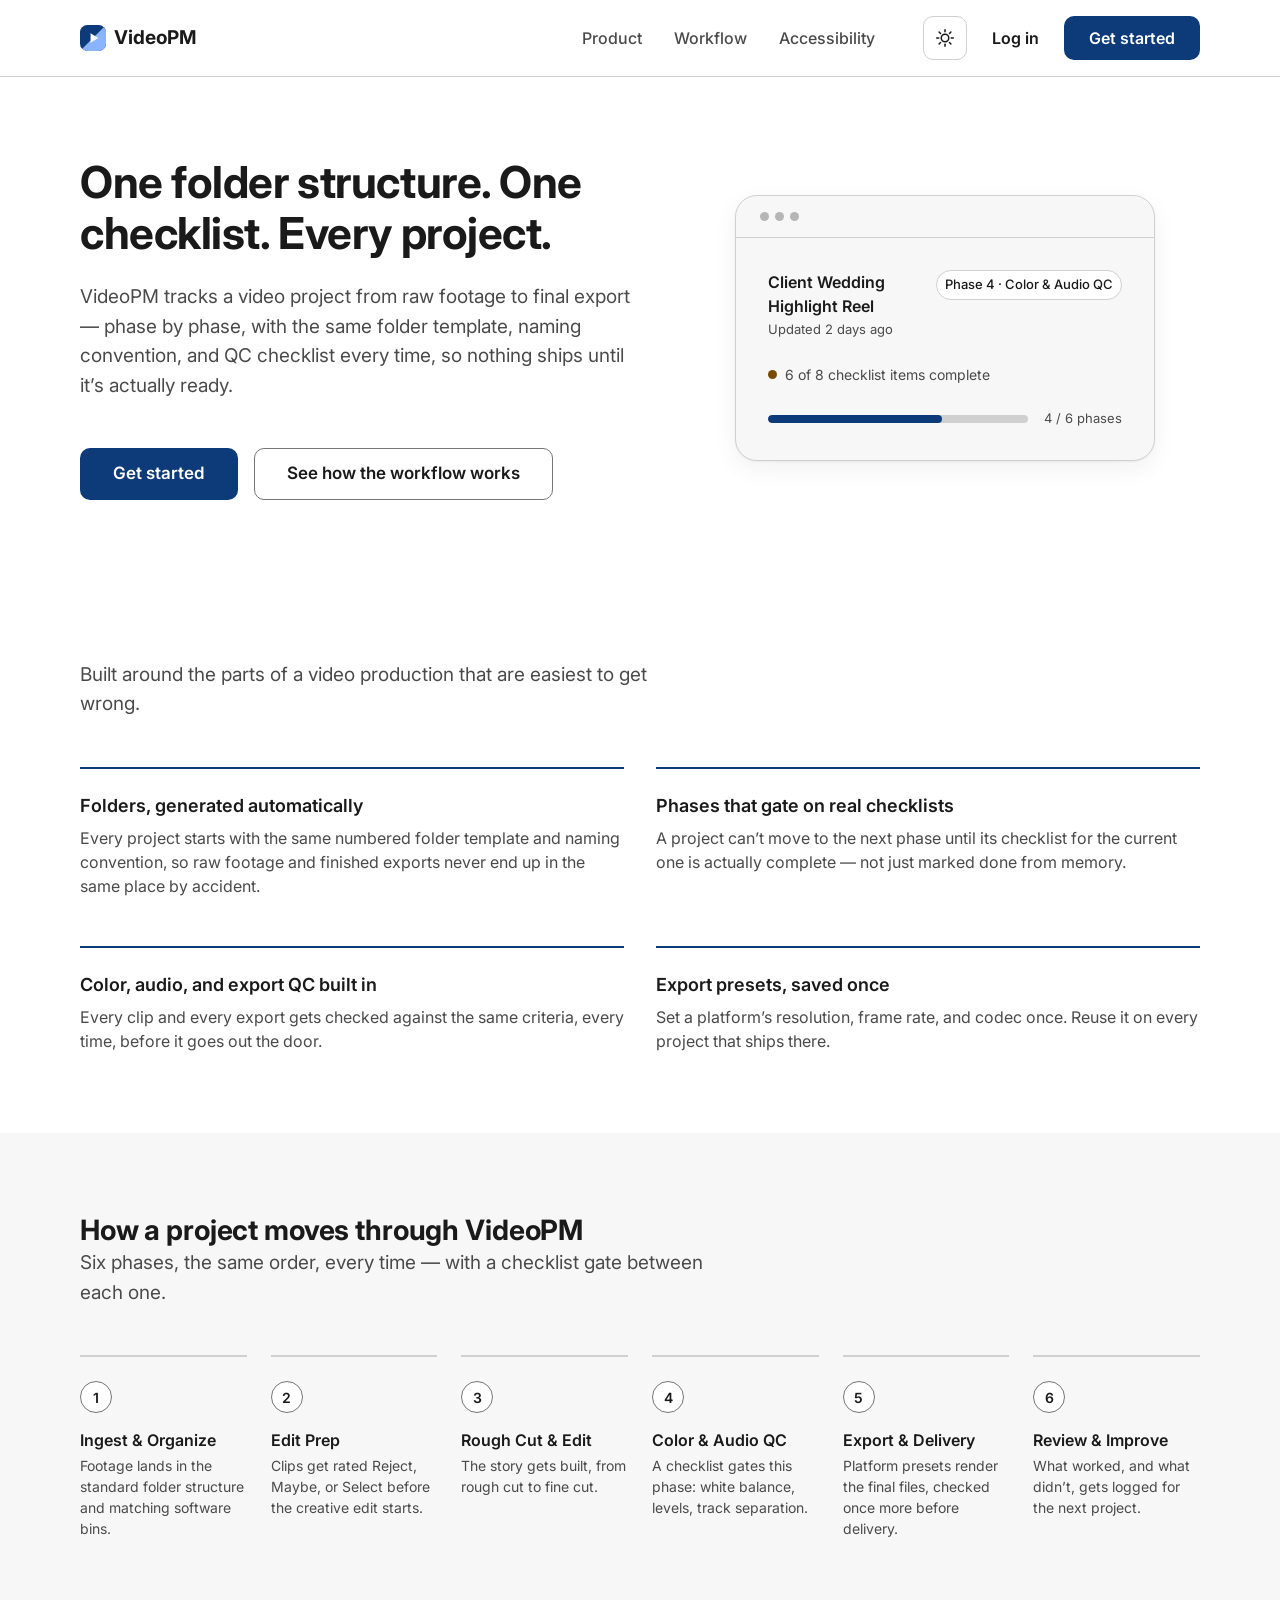
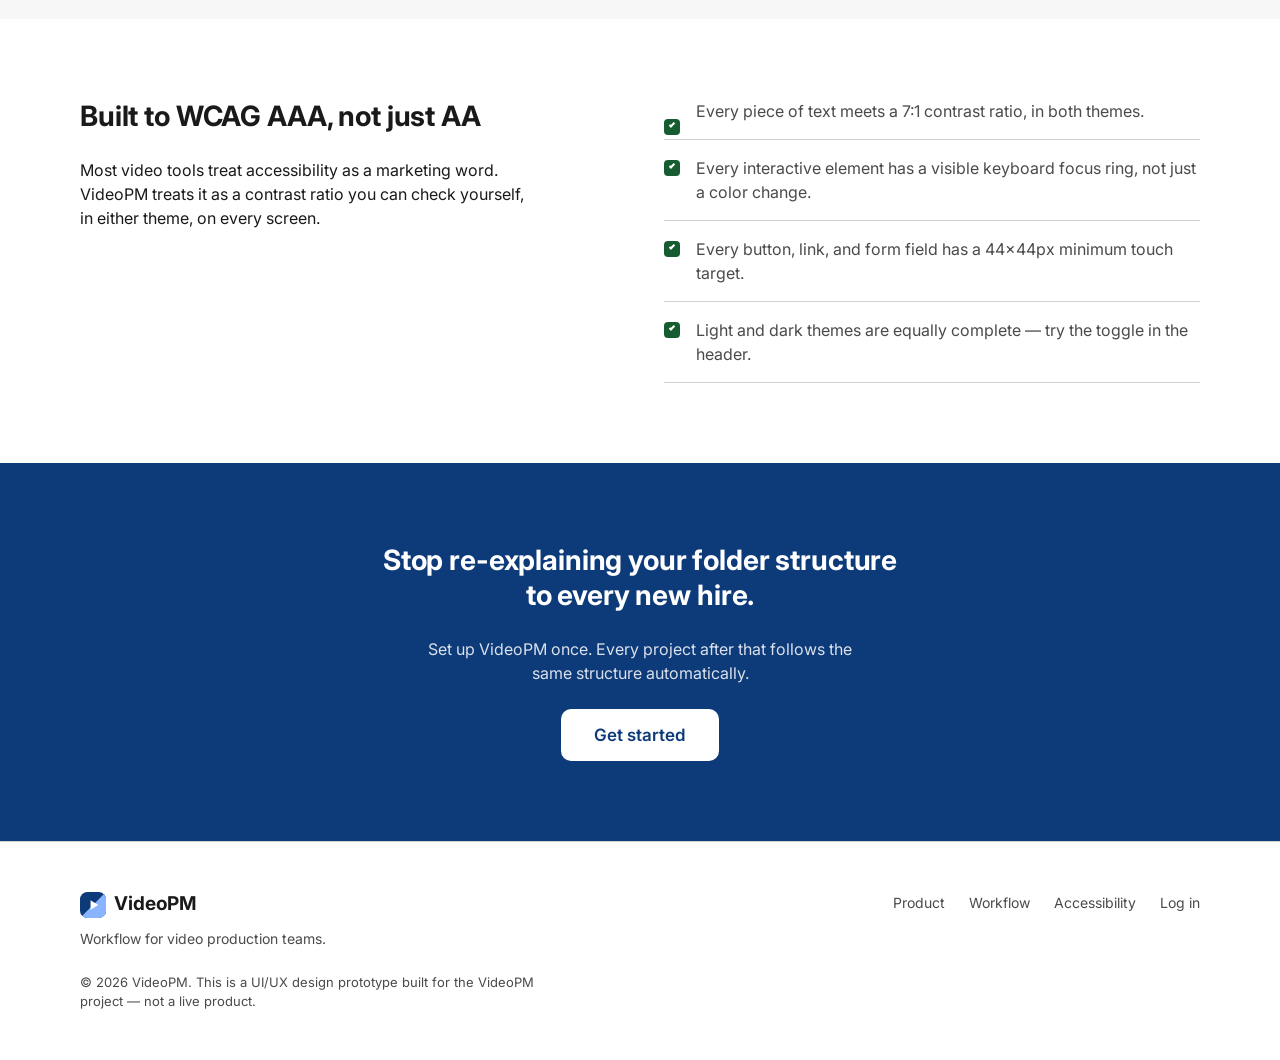
<file: UI-UX Design/Landing Page/index.html>
<!DOCTYPE html>
<html lang="en">
<head>
  <meta charset="UTF-8" />
  <meta name="viewport" content="width=device-width, initial-scale=1.0" />
  <title>VideoPM — One workflow for every video project</title>
  <meta name="description" content="VideoPM tracks a video project from raw footage to final export, with the same folder structure, phase checklists, and export presets every time." />
  <link rel="preconnect" href="https://fonts.googleapis.com" />
  <link rel="preconnect" href="https://fonts.gstatic.com" crossorigin />
  <link href="https://fonts.googleapis.com/css2?family=Inter:wght@400;500;600;700&display=swap" rel="stylesheet" />
  <link rel="icon" type="image/svg+xml" href="../assets/icon.svg" />
  <link rel="stylesheet" href="styles.css" />
</head>
<body>
  <a class="skip-link" href="#main">Skip to main content</a>

  <header class="site-header">
    <div class="header-inner">
      <a class="logo" href="#top">
        <img class="logo-mark" src="../assets/icon.svg" alt="" width="26" height="26" />
        VideoPM
      </a>

      <nav class="primary-nav" aria-label="Primary">
        <ul>
          <li><a href="#product">Product</a></li>
          <li><a href="#workflow">Workflow</a></li>
          <li><a href="#accessibility">Accessibility</a></li>
        </ul>
      </nav>

      <div class="header-actions">
        <button type="button" class="theme-toggle" id="themeToggle" aria-pressed="false">
          <svg class="icon icon-sun" viewBox="0 0 24 24" aria-hidden="true" focusable="false">
            <circle cx="12" cy="12" r="4.5" fill="none" stroke="currentColor" stroke-width="1.8"/>
            <g stroke="currentColor" stroke-width="1.8" stroke-linecap="round">
              <line x1="12" y1="2" x2="12" y2="4.5"/>
              <line x1="12" y1="19.5" x2="12" y2="22"/>
              <line x1="2" y1="12" x2="4.5" y2="12"/>
              <line x1="19.5" y1="12" x2="22" y2="12"/>
              <line x1="4.9" y1="4.9" x2="6.6" y2="6.6"/>
              <line x1="17.4" y1="17.4" x2="19.1" y2="19.1"/>
              <line x1="4.9" y1="19.1" x2="6.6" y2="17.4"/>
              <line x1="17.4" y1="6.6" x2="19.1" y2="4.9"/>
            </g>
          </svg>
          <svg class="icon icon-moon" viewBox="0 0 24 24" aria-hidden="true" focusable="false">
            <path d="M20 14.5A8.5 8.5 0 0 1 9.5 4a8.5 8.5 0 1 0 10.5 10.5Z" fill="none" stroke="currentColor" stroke-width="1.8" stroke-linejoin="round"/>
          </svg>
          <span class="visually-hidden">Switch to dark theme</span>
        </button>

        <a class="btn btn-text" href="../Login Page/index.html">Log in</a>
        <a class="btn btn-primary" href="../Registration Page/index.html">Get started</a>

        <button type="button" class="menu-toggle" id="menuToggle" aria-expanded="false" aria-controls="mobileNav">
          <span class="visually-hidden">Open menu</span>
          <span class="menu-bar" aria-hidden="true"></span>
        </button>
      </div>
    </div>

    <div class="mobile-nav" id="mobileNav" hidden>
      <ul>
        <li><a href="#product">Product</a></li>
        <li><a href="#workflow">Workflow</a></li>
        <li><a href="#accessibility">Accessibility</a></li>
        <li><a href="#login">Log in</a></li>
      </ul>
      <a class="btn btn-primary btn-block" href="../Registration Page/index.html">Get started</a>
    </div>
  </header>

  <main id="main">
    <!-- HERO -->
    <section class="hero" id="top">
      <div class="hero-inner">
        <div class="hero-text">
          <h1>One folder structure. One checklist. Every project.</h1>
          <p class="lead">
            VideoPM tracks a video project from raw footage to final export &mdash; phase by
            phase, with the same folder template, naming convention, and QC checklist every
            time, so nothing ships until it&rsquo;s actually ready.
          </p>
          <div class="hero-actions">
            <a class="btn btn-primary btn-large" href="#get-started">Get started</a>
            <a class="btn btn-secondary btn-large" href="#workflow">See how the workflow works</a>
          </div>
        </div>

        <div class="hero-visual" aria-hidden="true">
          <div class="preview-window">
            <div class="preview-chrome">
              <span></span><span></span><span></span>
            </div>
            <div class="preview-card">
              <div class="preview-card-top">
                <div>
                  <p class="preview-title">Client Wedding Highlight Reel</p>
                  <p class="preview-meta">Updated 2 days ago</p>
                </div>
                <span class="phase-badge">Phase 4 &middot; Color &amp; Audio QC</span>
              </div>
              <div class="preview-status">
                <span class="status-dot status-dot--warning"></span>
                6 of 8 checklist items complete
              </div>
              <div class="preview-progress">
                <div class="preview-progress-track">
                  <div class="preview-progress-fill" id="heroProgressFill"></div>
                </div>
                <span class="preview-progress-label">4 / 6 phases</span>
              </div>
            </div>
          </div>
        </div>
      </div>
    </section>

    <!-- PRODUCT / FEATURES -->
    <section class="features" id="product">
      <div class="section-inner">
        <p class="section-intro">
          Built around the parts of a video production that are easiest to get wrong.
        </p>

        <div class="feature-grid">
          <article class="feature">
            <h3>Folders, generated automatically</h3>
            <p>
              Every project starts with the same numbered folder template and naming
              convention, so raw footage and finished exports never end up in the same
              place by accident.
            </p>
          </article>

          <article class="feature">
            <h3>Phases that gate on real checklists</h3>
            <p>
              A project can&rsquo;t move to the next phase until its checklist for the
              current one is actually complete &mdash; not just marked done from memory.
            </p>
          </article>

          <article class="feature">
            <h3>Color, audio, and export QC built in</h3>
            <p>
              Every clip and every export gets checked against the same criteria, every
              time, before it goes out the door.
            </p>
          </article>

          <article class="feature">
            <h3>Export presets, saved once</h3>
            <p>
              Set a platform&rsquo;s resolution, frame rate, and codec once. Reuse it on
              every project that ships there.
            </p>
          </article>
        </div>
      </div>
    </section>

    <!-- WORKFLOW -->
    <section class="workflow" id="workflow">
      <div class="section-inner">
        <h2>How a project moves through VideoPM</h2>
        <p class="section-intro">
          Six phases, the same order, every time &mdash; with a checklist gate between
          each one.
        </p>

        <ol class="phase-stepper">
          <li>
            <span class="phase-number">1</span>
            <div>
              <h3>Ingest &amp; Organize</h3>
              <p>Footage lands in the standard folder structure and matching software bins.</p>
            </div>
          </li>
          <li>
            <span class="phase-number">2</span>
            <div>
              <h3>Edit Prep</h3>
              <p>Clips get rated Reject, Maybe, or Select before the creative edit starts.</p>
            </div>
          </li>
          <li>
            <span class="phase-number">3</span>
            <div>
              <h3>Rough Cut &amp; Edit</h3>
              <p>The story gets built, from rough cut to fine cut.</p>
            </div>
          </li>
          <li>
            <span class="phase-number">4</span>
            <div>
              <h3>Color &amp; Audio QC</h3>
              <p>A checklist gates this phase: white balance, levels, track separation.</p>
            </div>
          </li>
          <li>
            <span class="phase-number">5</span>
            <div>
              <h3>Export &amp; Delivery</h3>
              <p>Platform presets render the final files, checked once more before delivery.</p>
            </div>
          </li>
          <li>
            <span class="phase-number">6</span>
            <div>
              <h3>Review &amp; Improve</h3>
              <p>What worked, and what didn&rsquo;t, gets logged for the next project.</p>
            </div>
          </li>
        </ol>
      </div>
    </section>

    <!-- ACCESSIBILITY -->
    <section class="accessibility" id="accessibility">
      <div class="section-inner accessibility-inner">
        <div class="accessibility-copy">
          <h2>Built to WCAG AAA, not just AA</h2>
          <p>
            Most video tools treat accessibility as a marketing word. VideoPM treats it as
            a contrast ratio you can check yourself, in either theme, on every screen.
          </p>
        </div>

        <ul class="accessibility-list">
          <li>Every piece of text meets a 7:1 contrast ratio, in both themes.</li>
          <li>Every interactive element has a visible keyboard focus ring, not just a color change.</li>
          <li>Every button, link, and form field has a 44&times;44px minimum touch target.</li>
          <li>Light and dark themes are equally complete &mdash; try the toggle in the header.</li>
        </ul>
      </div>
    </section>

    <!-- FINAL CTA -->
    <section class="cta-band" id="get-started">
      <div class="section-inner cta-inner">
        <h2>Stop re-explaining your folder structure to every new hire.</h2>
        <p>Set up VideoPM once. Every project after that follows the same structure automatically.</p>
        <a class="btn btn-primary btn-large" href="../Registration Page/index.html">Get started</a>
      </div>
    </section>
  </main>

  <footer class="site-footer">
    <div class="section-inner footer-inner">
      <div>
        <a class="logo" href="#top">
          <img class="logo-mark" src="../assets/icon.svg" alt="" width="26" height="26" />
          VideoPM
        </a>
        <p class="footer-tagline">Workflow for video production teams.</p>
      </div>

      <nav aria-label="Footer">
        <ul class="footer-links">
          <li><a href="#product">Product</a></li>
          <li><a href="#workflow">Workflow</a></li>
          <li><a href="#accessibility">Accessibility</a></li>
          <li><a href="../Login Page/index.html" id="login">Log in</a></li>
        </ul>
      </nav>

      <p class="footer-note">
        &copy; 2026 VideoPM. This is a UI/UX design prototype built for the VideoPM
        project &mdash; not a live product.
      </p>
    </div>
  </footer>

  <script src="scripts.js"></script>
</body>
</html>
</file>
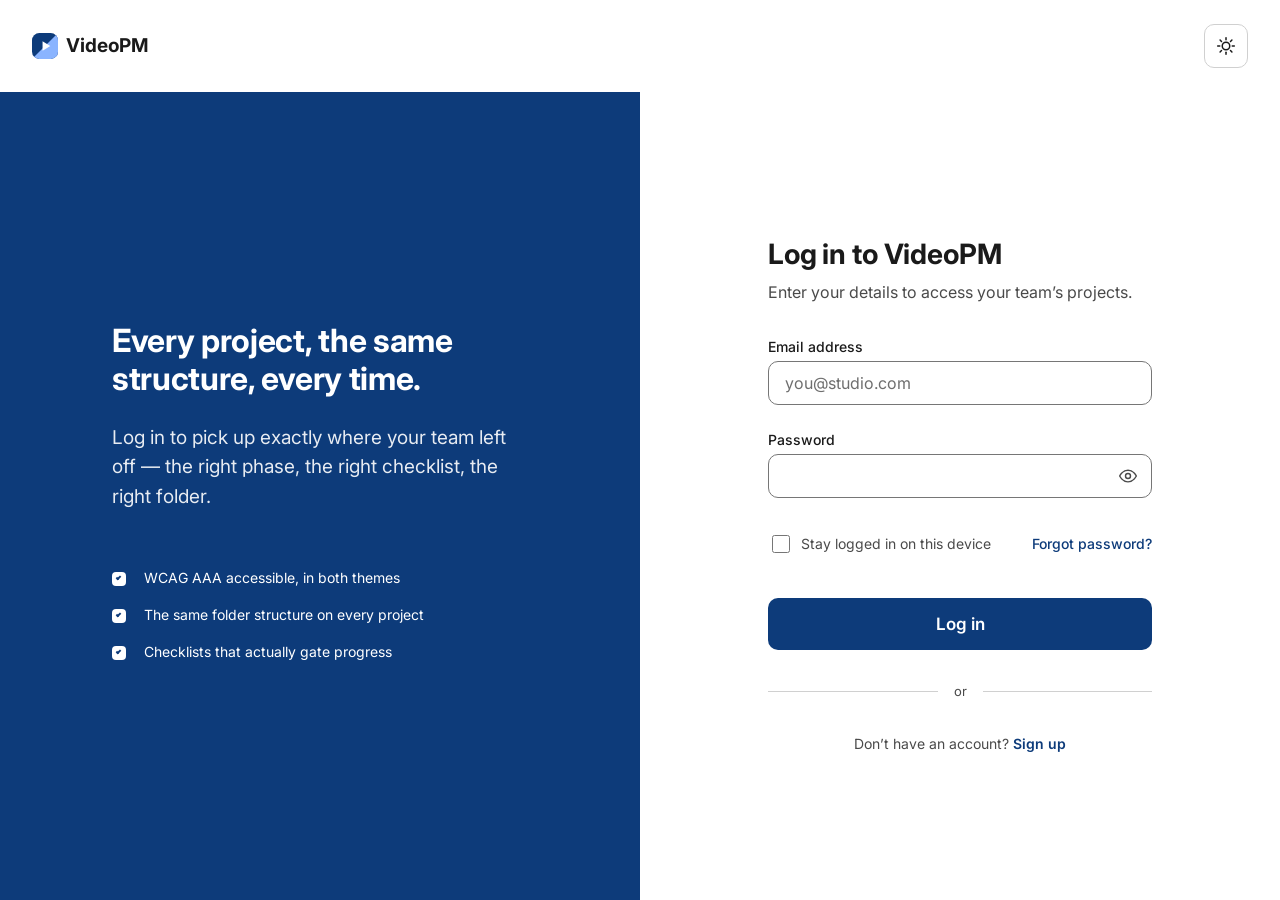
<file: UI-UX Design/Login Page/index.html>
<!DOCTYPE html>
<html lang="en">
<head>
  <meta charset="UTF-8" />
  <meta name="viewport" content="width=device-width, initial-scale=1.0" />
  <title>Log in — VideoPM</title>
  <meta name="description" content="Log in to VideoPM to access your team's video production projects, phases, and checklists." />
  <link rel="preconnect" href="https://fonts.googleapis.com" />
  <link rel="preconnect" href="https://fonts.gstatic.com" crossorigin />
  <link href="https://fonts.googleapis.com/css2?family=Inter:wght@400;500;600;700&display=swap" rel="stylesheet" />
  <link rel="icon" type="image/svg+xml" href="../assets/icon.svg" />
  <link rel="stylesheet" href="styles.css" />
</head>
<body>
  <a class="skip-link" href="#main">Skip to main content</a>

  <header class="auth-header">
    <a class="logo" href="../Landing Page/index.html">
      <img class="logo-mark" src="../assets/icon.svg" alt="" width="26" height="26" />
      VideoPM
    </a>

    <button type="button" class="theme-toggle" id="themeToggle" aria-pressed="false">
      <svg class="icon icon-sun" viewBox="0 0 24 24" aria-hidden="true" focusable="false">
        <circle cx="12" cy="12" r="4.5" fill="none" stroke="currentColor" stroke-width="1.8"/>
        <g stroke="currentColor" stroke-width="1.8" stroke-linecap="round">
          <line x1="12" y1="2" x2="12" y2="4.5"/>
          <line x1="12" y1="19.5" x2="12" y2="22"/>
          <line x1="2" y1="12" x2="4.5" y2="12"/>
          <line x1="19.5" y1="12" x2="22" y2="12"/>
          <line x1="4.9" y1="4.9" x2="6.6" y2="6.6"/>
          <line x1="17.4" y1="17.4" x2="19.1" y2="19.1"/>
          <line x1="4.9" y1="19.1" x2="6.6" y2="17.4"/>
          <line x1="17.4" y1="6.6" x2="19.1" y2="4.9"/>
        </g>
      </svg>
      <svg class="icon icon-moon" viewBox="0 0 24 24" aria-hidden="true" focusable="false">
        <path d="M20 14.5A8.5 8.5 0 0 1 9.5 4a8.5 8.5 0 1 0 10.5 10.5Z" fill="none" stroke="currentColor" stroke-width="1.8" stroke-linejoin="round"/>
      </svg>
      <span class="visually-hidden">Switch to dark theme</span>
    </button>
  </header>

  <main id="main" class="auth-layout">
    <section class="auth-brand">
      <div class="auth-brand-inner">
        <h1>Every project, the same structure, every time.</h1>
        <p>
          Log in to pick up exactly where your team left off &mdash; the right phase, the
          right checklist, the right folder.
        </p>
        <ul class="trust-list">
          <li>WCAG AAA accessible, in both themes</li>
          <li>The same folder structure on every project</li>
          <li>Checklists that actually gate progress</li>
        </ul>
      </div>
    </section>

    <section class="auth-form-panel">
      <div class="auth-form-wrap">
        <a class="logo logo-compact" href="../Landing Page/index.html">
          <img class="logo-mark" src="../assets/icon.svg" alt="" width="26" height="26" />
          VideoPM
        </a>

        <h2>Log in to VideoPM</h2>
        <p class="form-subtext">Enter your details to access your team&rsquo;s projects.</p>

        <output class="form-status" id="formStatus" aria-live="polite" hidden></output>

        <form id="loginForm" novalidate>
          <div class="field-group">
            <label for="email">Email address</label>
            <input
              type="email"
              id="email"
              name="email"
              autocomplete="email"
              placeholder="you@studio.com"
              required
              aria-describedby="emailError"
            />
            <p class="field-error" id="emailError" hidden></p>
          </div>

          <div class="field-group">
            <label for="password">Password</label>
            <div class="password-field">
              <input
                type="password"
                id="password"
                name="password"
                autocomplete="current-password"
                required
                aria-describedby="passwordError"
              />
              <button type="button" class="password-toggle" id="passwordToggle" aria-pressed="false">
                <svg class="icon icon-eye" viewBox="0 0 24 24" aria-hidden="true" focusable="false">
                  <path d="M2 12s3.6-7 10-7 10 7 10 7-3.6 7-10 7-10-7-10-7Z" fill="none" stroke="currentColor" stroke-width="1.7" stroke-linejoin="round"/>
                  <circle cx="12" cy="12" r="3" fill="none" stroke="currentColor" stroke-width="1.7"/>
                </svg>
                <svg class="icon icon-eye-off" viewBox="0 0 24 24" aria-hidden="true" focusable="false">
                  <path d="M2 12s3.6-7 10-7 10 7 10 7-3.6 7-10 7-10-7-10-7Z" fill="none" stroke="currentColor" stroke-width="1.7" stroke-linejoin="round"/>
                  <circle cx="12" cy="12" r="3" fill="none" stroke="currentColor" stroke-width="1.7"/>
                  <line x1="3" y1="21" x2="21" y2="3" stroke="currentColor" stroke-width="1.7" stroke-linecap="round"/>
                </svg>
                <span class="visually-hidden">Show password</span>
              </button>
            </div>
            <p class="field-error" id="passwordError" hidden></p>
          </div>

          <div class="field-row">
            <label class="checkbox-field">
              <input type="checkbox" id="remember" name="remember" />
              Stay logged in on this device
            </label>
            <a class="forgot-link" href="#">Forgot password?</a>
          </div>

          <button type="submit" class="btn btn-primary btn-block btn-large">Log in</button>
        </form>

        <div class="divider"><span>or</span></div>

        <p class="signup-line">
          Don&rsquo;t have an account?
          <a href="../Registration Page/index.html">Sign up</a>
        </p>
      </div>
    </section>
  </main>

  <script src="scripts.js"></script>
</body>
</html>
</file>
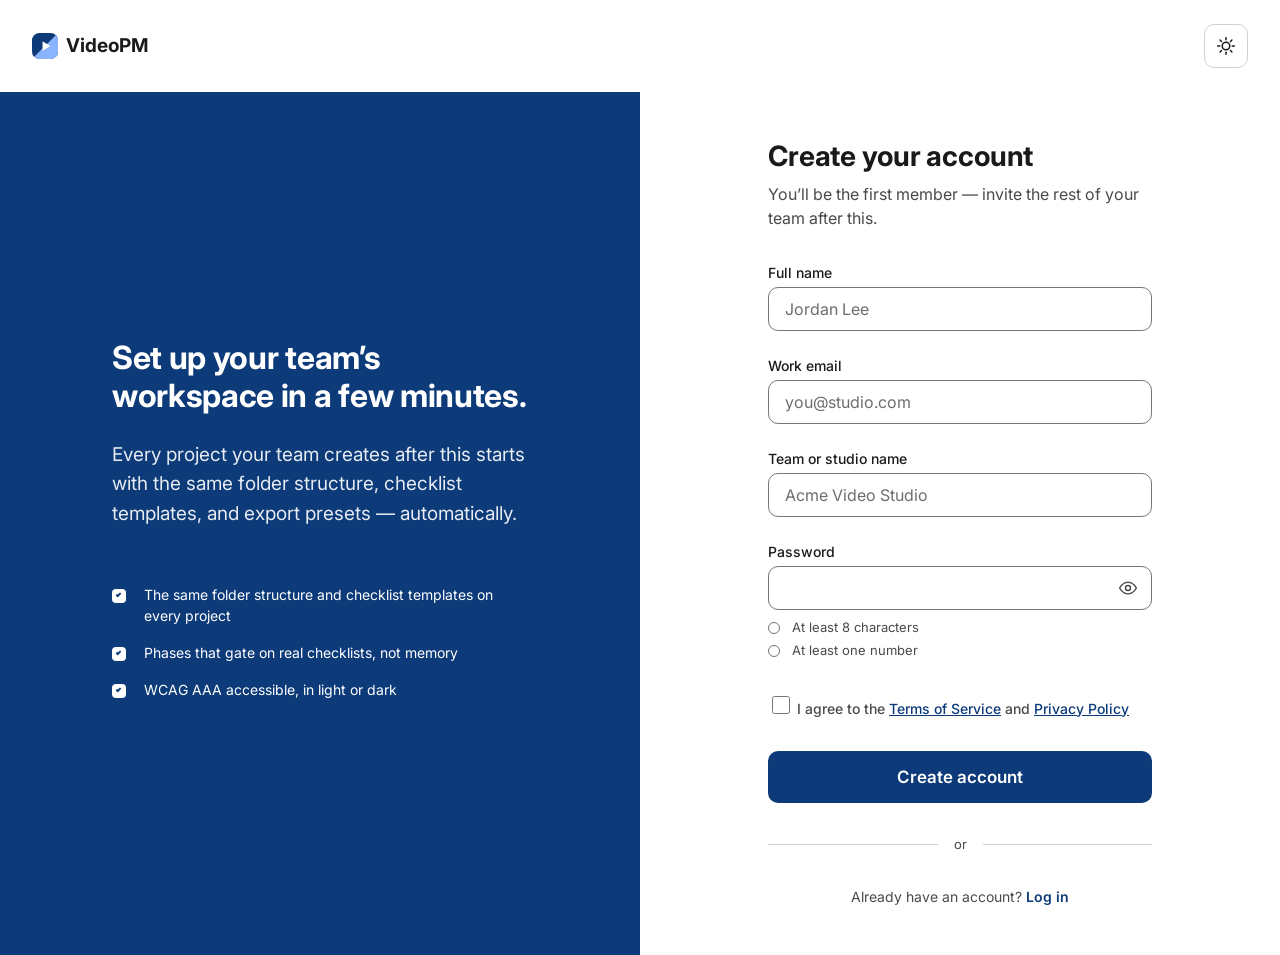
<file: UI-UX Design/Registration Page/index.html>
<!DOCTYPE html>
<html lang="en">
<head>
  <meta charset="UTF-8" />
  <meta name="viewport" content="width=device-width, initial-scale=1.0" />
  <title>Create your account — VideoPM</title>
  <meta name="description" content="Set up your team's VideoPM workspace — folder structure, phase checklists, and export presets, ready on every project." />
  <link rel="preconnect" href="https://fonts.googleapis.com" />
  <link rel="preconnect" href="https://fonts.gstatic.com" crossorigin />
  <link href="https://fonts.googleapis.com/css2?family=Inter:wght@400;500;600;700&display=swap" rel="stylesheet" />
  <link rel="icon" type="image/svg+xml" href="../assets/icon.svg" />
  <link rel="stylesheet" href="styles.css" />
</head>
<body>
  <a class="skip-link" href="#main">Skip to main content</a>

  <header class="auth-header">
    <a class="logo" href="../Landing Page/index.html">
      <img class="logo-mark" src="../assets/icon.svg" alt="" width="26" height="26" />
      VideoPM
    </a>

    <button type="button" class="theme-toggle" id="themeToggle" aria-pressed="false">
      <svg class="icon icon-sun" viewBox="0 0 24 24" aria-hidden="true" focusable="false">
        <circle cx="12" cy="12" r="4.5" fill="none" stroke="currentColor" stroke-width="1.8"/>
        <g stroke="currentColor" stroke-width="1.8" stroke-linecap="round">
          <line x1="12" y1="2" x2="12" y2="4.5"/>
          <line x1="12" y1="19.5" x2="12" y2="22"/>
          <line x1="2" y1="12" x2="4.5" y2="12"/>
          <line x1="19.5" y1="12" x2="22" y2="12"/>
          <line x1="4.9" y1="4.9" x2="6.6" y2="6.6"/>
          <line x1="17.4" y1="17.4" x2="19.1" y2="19.1"/>
          <line x1="4.9" y1="19.1" x2="6.6" y2="17.4"/>
          <line x1="17.4" y1="6.6" x2="19.1" y2="4.9"/>
        </g>
      </svg>
      <svg class="icon icon-moon" viewBox="0 0 24 24" aria-hidden="true" focusable="false">
        <path d="M20 14.5A8.5 8.5 0 0 1 9.5 4a8.5 8.5 0 1 0 10.5 10.5Z" fill="none" stroke="currentColor" stroke-width="1.8" stroke-linejoin="round"/>
      </svg>
      <span class="visually-hidden">Switch to dark theme</span>
    </button>
  </header>

  <main id="main" class="auth-layout">
    <section class="auth-brand">
      <div class="auth-brand-inner">
        <h1>Set up your team&rsquo;s workspace in a few minutes.</h1>
        <p>
          Every project your team creates after this starts with the same folder
          structure, checklist templates, and export presets &mdash; automatically.
        </p>
        <ul class="trust-list">
          <li>The same folder structure and checklist templates on every project</li>
          <li>Phases that gate on real checklists, not memory</li>
          <li>WCAG AAA accessible, in light or dark</li>
        </ul>
      </div>
    </section>

    <section class="auth-form-panel">
      <div class="auth-form-wrap">
        <a class="logo logo-compact" href="../Landing Page/index.html">
          <img class="logo-mark" src="../assets/icon.svg" alt="" width="26" height="26" />
          VideoPM
        </a>

        <h2>Create your account</h2>
        <p class="form-subtext">You&rsquo;ll be the first member &mdash; invite the rest of your team after this.</p>

        <output class="form-status" id="formStatus" aria-live="polite" hidden></output>

        <form id="registerForm" novalidate>
          <div class="field-group">
            <label for="fullName">Full name</label>
            <input
              type="text"
              id="fullName"
              name="fullName"
              autocomplete="name"
              placeholder="Jordan Lee"
              required
              aria-describedby="fullNameError"
            />
            <p class="field-error" id="fullNameError" hidden></p>
          </div>

          <div class="field-group">
            <label for="email">Work email</label>
            <input
              type="email"
              id="email"
              name="email"
              autocomplete="email"
              placeholder="you@studio.com"
              required
              aria-describedby="emailError"
            />
            <p class="field-error" id="emailError" hidden></p>
          </div>

          <div class="field-group">
            <label for="teamName">Team or studio name</label>
            <input
              type="text"
              id="teamName"
              name="teamName"
              autocomplete="organization"
              placeholder="Acme Video Studio"
              required
              aria-describedby="teamNameError"
            />
            <p class="field-error" id="teamNameError" hidden></p>
          </div>

          <div class="field-group">
            <label for="password">Password</label>
            <div class="password-field">
              <input
                type="password"
                id="password"
                name="password"
                autocomplete="new-password"
                required
                aria-describedby="passwordRequirements passwordError"
              />
              <button type="button" class="password-toggle" id="passwordToggle" aria-pressed="false">
                <svg class="icon icon-eye" viewBox="0 0 24 24" aria-hidden="true" focusable="false">
                  <path d="M2 12s3.6-7 10-7 10 7 10 7-3.6 7-10 7-10-7-10-7Z" fill="none" stroke="currentColor" stroke-width="1.7" stroke-linejoin="round"/>
                  <circle cx="12" cy="12" r="3" fill="none" stroke="currentColor" stroke-width="1.7"/>
                </svg>
                <svg class="icon icon-eye-off" viewBox="0 0 24 24" aria-hidden="true" focusable="false">
                  <path d="M2 12s3.6-7 10-7 10 7 10 7-3.6 7-10 7-10-7-10-7Z" fill="none" stroke="currentColor" stroke-width="1.7" stroke-linejoin="round"/>
                  <circle cx="12" cy="12" r="3" fill="none" stroke="currentColor" stroke-width="1.7"/>
                  <line x1="3" y1="21" x2="21" y2="3" stroke="currentColor" stroke-width="1.7" stroke-linecap="round"/>
                </svg>
                <span class="visually-hidden">Show password</span>
              </button>
            </div>
            <ul class="password-requirements" id="passwordRequirements">
              <li data-rule="length" data-met="false">
                <span class="visually-hidden">Not yet met: </span>At least 8 characters
              </li>
              <li data-rule="number" data-met="false">
                <span class="visually-hidden">Not yet met: </span>At least one number
              </li>
            </ul>
            <p class="field-error" id="passwordError" hidden></p>
          </div>

          <div class="field-group">
            <label class="checkbox-field checkbox-field--wrap">
              <input type="checkbox" id="terms" name="terms" required aria-describedby="termsError" />
              I agree to the <a href="#">Terms of Service</a> and <a href="#">Privacy Policy</a>
            </label>
            <p class="field-error" id="termsError" hidden></p>
          </div>

          <button type="submit" class="btn btn-primary btn-block btn-large">Create account</button>
        </form>

        <div class="divider"><span>or</span></div>

        <p class="signup-line">
          Already have an account?
          <a href="../Login Page/index.html">Log in</a>
        </p>
      </div>
    </section>
  </main>

  <script src="scripts.js"></script>
</body>
</html>
</file>
<file: UI-UX Design/Landing Page/styles.css>
/* ==========================================================================
   VideoPM Design Tokens
   Source of truth: VideoPM Design System — Color, Typography & Spacing
   Specification (Phase 2). Do not hand-edit values here without updating
   that document and the Figma "Color / Light" and "Color / Dark" collections.
   ========================================================================== */

:root {
  /* Color — Light (default) */
  --color-bg-page: #FFFFFF;
  --color-bg-surface: #F7F7F8;
  --color-bg-surface-raised: #FFFFFF;
  --color-text-primary: #1A1A1A;
  --color-text-secondary: #4A4A4A;
  --color-border-default: #767676;
  --color-border-subtle: #D0D0D0;
  --color-accent-primary: #0D3B7A;
  --color-accent-primary-text: #FFFFFF;
  --color-status-success: #175C31;
  --color-status-success-text: #FFFFFF;
  --color-status-warning: #7A4A00;
  --color-status-warning-text: #FFFFFF;
  --color-status-danger: #8A1F1F;
  --color-status-danger-text: #FFFFFF;
  --color-focus-ring: #0D3B7A;

  /* Typography */
  --font-family-base: 'Inter', -apple-system, BlinkMacSystemFont, sans-serif;
  --font-size-display: 2.75rem;   --line-height-display: 1.15;
  --font-size-h1: 2.75rem;        --line-height-h1: 1.15;
  --font-size-h2: 1.75rem;        --line-height-h2: 1.25;
  --font-size-h3: 1.125rem;       --line-height-h3: 1.4;
  --font-size-body: 1rem;         --line-height-body: 1.5;
  --font-size-body-lg: 1.1875rem; --line-height-body-lg: 1.55;
  --font-size-body-sm: 0.875rem;  --line-height-body-sm: 1.5;
  --font-size-label: 1rem;        --line-height-label: 1.375;
  --font-size-caption: 0.8125rem; --line-height-caption: 1.4;
  --font-weight-regular: 400;
  --font-weight-medium: 500;
  --font-weight-semibold: 600;
  --font-weight-bold: 700;

  /* Spacing */
  --space-xs: 0.25rem;
  --space-sm: 0.5rem;
  --space-md: 1rem;
  --space-lg: 1.5rem;
  --space-xl: 2rem;
  --space-2xl: 3rem;
  --space-3xl: 5rem;
  --radius-sm: 6px;
  --radius-md: 10px;
  --radius-lg: 16px;
  --radius-xl: 22px;
  --size-touch-target-min: 44px;

  /* Layout */
  --container-max: 74rem;
  --shadow-card: 0 1px 2px rgba(26, 26, 26, 0.06), 0 8px 24px rgba(26, 26, 26, 0.06);
}

[data-theme="dark"] {
  --color-bg-page: #121212;
  --color-bg-surface: #1E1E1E;
  --color-bg-surface-raised: #2A2A2A;
  --color-text-primary: #FFFFFF;
  --color-text-secondary: #B0B0B0;
  --color-border-default: #6B6B6B;
  --color-border-subtle: #3A3A3A;
  --color-accent-primary: #8AB4FF;
  --color-accent-primary-text: #0A1A33;
  --color-status-success: #7FDBA0;
  --color-status-success-text: #0B3D1F;
  --color-status-warning: #FFC670;
  --color-status-warning-text: #3A2400;
  --color-status-danger: #FF8A8A;
  --color-status-danger-text: #3A0808;
  --color-focus-ring: #8AB4FF;
  --shadow-card: 0 1px 2px rgba(0, 0, 0, 0.4), 0 8px 24px rgba(0, 0, 0, 0.35);
}

/* ==========================================================================
   Reset & base
   ========================================================================== */

*, *::before, *::after { box-sizing: border-box; }

html {
  -webkit-text-size-adjust: 100%;
  /* Offsets in-page anchor jumps so content doesn't land underneath the
     sticky header. Kept in sync with .header-inner's height below. */
  scroll-padding-top: 92px;
}

@media (prefers-reduced-motion: no-preference) {
  html { scroll-behavior: smooth; }
}

body {
  margin: 0;
  font-family: var(--font-family-base);
  font-size: var(--font-size-body);
  line-height: var(--line-height-body);
  color: var(--color-text-primary);
  background: var(--color-bg-page);
  transition: background-color 0.2s ease, color 0.2s ease;
}

img, svg { display: block; max-width: 100%; }

h1, h2, h3, p, ul, ol, figure { margin: 0; }

ul, ol { padding: 0; list-style: none; }

a { color: inherit; text-decoration: none; }

h1 {
  font-size: var(--font-size-h1);
  line-height: var(--line-height-h1);
  font-weight: var(--font-weight-bold);
  letter-spacing: -0.01em;
}

h2 {
  font-size: var(--font-size-h2);
  line-height: var(--line-height-h2);
  font-weight: var(--font-weight-bold);
  letter-spacing: -0.005em;
}

h3 {
  font-size: var(--font-size-h3);
  line-height: var(--line-height-h3);
  font-weight: var(--font-weight-semibold);
}

.lead {
  font-size: var(--font-size-body-lg);
  line-height: var(--line-height-body-lg);
  color: var(--color-text-secondary);
  max-width: 42ch;
}

p { max-width: 68ch; }

/* ==========================================================================
   Accessibility utilities
   ========================================================================== */

.visually-hidden {
  position: absolute;
  width: 1px; height: 1px;
  padding: 0; margin: -1px;
  overflow: hidden;
  clip: rect(0, 0, 0, 0);
  white-space: nowrap;
  border: 0;
}

.skip-link {
  position: absolute;
  top: -100%;
  left: var(--space-md);
  z-index: 100;
  background: var(--color-accent-primary);
  color: var(--color-accent-primary-text);
  padding: var(--space-sm) var(--space-md);
  border-radius: var(--radius-sm);
  font-weight: var(--font-weight-semibold);
}

.skip-link:focus {
  top: var(--space-md);
}

:focus-visible {
  outline: 2px solid var(--color-focus-ring);
  outline-offset: 2px;
  border-radius: var(--radius-sm);
}

@media (prefers-reduced-motion: reduce) {
  *, *::before, *::after {
    animation-duration: 0.001ms !important;
    animation-iteration-count: 1 !important;
    transition-duration: 0.001ms !important;
  }
}

/* ==========================================================================
   Layout helpers
   ========================================================================== */

.section-inner {
  max-width: var(--container-max);
  margin-inline: auto;
  padding-inline: var(--space-xl);
}

section { padding-block: var(--space-3xl); }

.section-intro {
  font-size: var(--font-size-body-lg);
  line-height: var(--line-height-body-lg);
  color: var(--color-text-secondary);
  max-width: 52ch;
  margin-block-end: var(--space-2xl);
}

/* ==========================================================================
   Buttons
   ========================================================================== */

.btn {
  display: inline-flex;
  align-items: center;
  justify-content: center;
  gap: var(--space-sm);
  min-height: var(--size-touch-target-min);
  padding-inline: var(--space-lg);
  border-radius: var(--radius-md);
  font-weight: var(--font-weight-semibold);
  font-size: var(--font-size-label);
  border: 1.5px solid transparent;
  cursor: pointer;
  white-space: nowrap;
}

.btn-primary {
  background: var(--color-accent-primary);
  color: var(--color-accent-primary-text);
}

.btn-secondary {
  background: transparent;
  color: var(--color-text-primary);
  border-color: var(--color-border-default);
}

.btn-text {
  background: transparent;
  color: var(--color-text-primary);
  padding-inline: var(--space-md);
}

.btn-large {
  min-height: 52px;
  padding-inline: var(--space-xl);
  font-size: 1.0625rem;
}

.btn-block { width: 100%; }

/* ==========================================================================
   Header
   ========================================================================== */

.site-header {
  position: sticky;
  top: 0;
  z-index: 50;
  background: var(--color-bg-page);
  border-bottom: 1px solid var(--color-border-subtle);
}

.header-inner {
  max-width: var(--container-max);
  margin-inline: auto;
  padding-inline: var(--space-xl);
  height: 76px;
  display: flex;
  align-items: center;
  gap: var(--space-2xl);
}

.logo {
  display: inline-flex;
  align-items: center;
  gap: var(--space-sm);
  font-weight: var(--font-weight-bold);
  font-size: 1.1875rem;
  margin-right: auto;
}

.logo-mark {
  width: 26px;
  height: 26px;
  flex-shrink: 0;
}

.primary-nav ul {
  display: flex;
  gap: var(--space-xl);
}

.primary-nav a {
  font-weight: var(--font-weight-medium);
  color: var(--color-text-secondary);
  padding-block: var(--space-sm);
}

.primary-nav a:hover { color: var(--color-text-primary); }

.header-actions {
  display: flex;
  align-items: center;
  gap: var(--space-sm);
}

.theme-toggle {
  display: inline-flex;
  align-items: center;
  justify-content: center;
  width: var(--size-touch-target-min);
  height: var(--size-touch-target-min);
  border-radius: var(--radius-md);
  border: 1.5px solid var(--color-border-subtle);
  background: transparent;
  color: var(--color-text-primary);
  cursor: pointer;
}

.theme-toggle .icon { width: 20px; height: 20px; }
.theme-toggle .icon-moon { display: none; }
[data-theme="dark"] .theme-toggle .icon-sun { display: none; }
[data-theme="dark"] .theme-toggle .icon-moon { display: block; }

.menu-toggle {
  display: none;
  width: var(--size-touch-target-min);
  height: var(--size-touch-target-min);
  border-radius: var(--radius-md);
  border: 1.5px solid var(--color-border-subtle);
  background: transparent;
  position: relative;
  cursor: pointer;
}

.menu-bar, .menu-bar::before, .menu-bar::after {
  position: absolute;
  left: 50%; top: 50%;
  width: 18px; height: 2px;
  background: var(--color-text-primary);
  transform: translate(-50%, -50%);
}

.menu-bar::before { content: ''; transform: translate(-50%, -7px); }
.menu-bar::after { content: ''; transform: translate(-50%, 5px); }

.mobile-nav {
  display: none;
  border-top: 1px solid var(--color-border-subtle);
  padding: var(--space-lg) var(--space-xl) var(--space-xl);
}

.mobile-nav ul { display: flex; flex-direction: column; gap: var(--space-md); margin-bottom: var(--space-lg); }
.mobile-nav a { font-weight: var(--font-weight-medium); display: block; padding-block: var(--space-sm); }

/* ==========================================================================
   Hero
   ========================================================================== */

.hero { padding-block-start: var(--space-3xl); }

.hero-inner {
  max-width: var(--container-max);
  margin-inline: auto;
  padding-inline: var(--space-xl);
  display: grid;
  grid-template-columns: 1.05fr 0.95fr;
  gap: var(--space-2xl);
  align-items: center;
}

.hero-text h1 { margin-block-end: var(--space-lg); }
.hero-text .lead { margin-block-end: var(--space-2xl); max-width: 46ch; }

.hero-actions { display: flex; gap: var(--space-md); flex-wrap: wrap; }

.hero-visual { display: flex; justify-content: center; }

.preview-window {
  width: 100%;
  max-width: 420px;
  background: var(--color-bg-surface);
  border: 1px solid var(--color-border-subtle);
  border-radius: var(--radius-xl);
  overflow: hidden;
  box-shadow: var(--shadow-card);
}

.preview-chrome {
  display: flex;
  gap: 6px;
  padding: var(--space-md) var(--space-lg);
  border-bottom: 1px solid var(--color-border-subtle);
}

.preview-chrome span {
  width: 9px; height: 9px;
  border-radius: 50%;
  background: var(--color-border-default);
  opacity: 0.5;
}

.preview-card { padding: var(--space-xl); }

.preview-card-top {
  display: flex;
  justify-content: space-between;
  align-items: flex-start;
  gap: var(--space-md);
  margin-block-end: var(--space-lg);
}

.preview-title { font-weight: var(--font-weight-semibold); font-size: 1rem; margin-block-end: 2px; }
.preview-meta { font-size: var(--font-size-caption); color: var(--color-text-secondary); }

.phase-badge {
  font-size: var(--font-size-caption);
  font-weight: var(--font-weight-medium);
  background: var(--color-bg-surface-raised);
  border: 1px solid var(--color-border-subtle);
  border-radius: 999px;
  padding: 4px var(--space-sm);
  white-space: nowrap;
}

.preview-status {
  display: flex;
  align-items: center;
  gap: var(--space-sm);
  font-size: var(--font-size-body-sm);
  color: var(--color-text-secondary);
  margin-block-end: var(--space-lg);
}

.status-dot { width: 9px; height: 9px; border-radius: 50%; flex-shrink: 0; }
.status-dot--warning { background: var(--color-status-warning); }

.preview-progress { display: flex; align-items: center; gap: var(--space-md); }

.preview-progress-track {
  flex: 1;
  height: 8px;
  border-radius: 999px;
  background: var(--color-border-subtle);
  overflow: hidden;
}

.preview-progress-fill {
  height: 100%;
  width: 0%;
  border-radius: 999px;
  background: var(--color-accent-primary);
  transition: width 1s cubic-bezier(0.16, 1, 0.3, 1);
}

.preview-progress-label {
  font-size: var(--font-size-caption);
  color: var(--color-text-secondary);
  white-space: nowrap;
}

/* ==========================================================================
   Features
   ========================================================================== */

.feature-grid {
  display: grid;
  grid-template-columns: repeat(2, 1fr);
  gap: var(--space-2xl) var(--space-xl);
}

.feature {
  border-top: 2px solid var(--color-accent-primary);
  padding-top: var(--space-lg);
}

.feature h3 { margin-block-end: var(--space-sm); }
.feature p { color: var(--color-text-secondary); }

/* ==========================================================================
   Workflow stepper
   ========================================================================== */

.workflow { background: var(--color-bg-surface); }

.phase-stepper {
  display: grid;
  grid-template-columns: repeat(6, 1fr);
  gap: var(--space-lg);
}

.phase-stepper li {
  display: flex;
  flex-direction: column;
  gap: var(--space-md);
  padding-top: var(--space-lg);
  border-top: 2px solid var(--color-border-subtle);
}

.phase-number {
  display: inline-flex;
  align-items: center;
  justify-content: center;
  width: 32px; height: 32px;
  border-radius: 50%;
  background: var(--color-bg-page);
  border: 1.5px solid var(--color-border-default);
  font-weight: var(--font-weight-semibold);
  font-size: var(--font-size-body-sm);
}

.phase-stepper h3 { margin-block-end: var(--space-xs); font-size: 1rem; }
.phase-stepper p { color: var(--color-text-secondary); font-size: var(--font-size-body-sm); }

/* ==========================================================================
   Accessibility section
   ========================================================================== */

.accessibility-inner {
  display: grid;
  grid-template-columns: 1fr 1fr;
  gap: var(--space-2xl);
  align-items: start;
}

.accessibility-copy .lead,
.accessibility-copy p { max-width: 46ch; }
.accessibility-copy h2 { margin-block-end: var(--space-lg); }

.accessibility-list li {
  position: relative;
  padding-left: var(--space-xl);
  padding-block: var(--space-md);
  border-bottom: 1px solid var(--color-border-subtle);
  color: var(--color-text-secondary);
}

.accessibility-list li:first-child { padding-top: 0; }

.accessibility-list li::before {
  content: '';
  position: absolute;
  left: 0; top: 20px;
  width: 16px; height: 16px;
  border-radius: 4px;
  background: var(--color-status-success);
}

.accessibility-list li::after {
  content: '';
  position: absolute;
  left: 5px; top: 24px;
  width: 6px; height: 3px;
  border-left: 2px solid var(--color-status-success-text);
  border-bottom: 2px solid var(--color-status-success-text);
  transform: rotate(-45deg);
}

/* ==========================================================================
   CTA band
   ========================================================================== */

.cta-band {
  background: var(--color-accent-primary);
  color: var(--color-accent-primary-text);
}

.cta-inner { text-align: center; display: flex; flex-direction: column; align-items: center; gap: var(--space-lg); }
.cta-inner h2 { max-width: 30ch; }
.cta-inner p { color: inherit; opacity: 0.85; max-width: 46ch; }
.cta-inner .btn-primary { background: var(--color-accent-primary-text); color: var(--color-accent-primary); }

/* ==========================================================================
   Footer
   ========================================================================== */

.site-footer { border-top: 1px solid var(--color-border-subtle); padding-block: var(--space-2xl); }

.footer-inner {
  display: grid;
  grid-template-columns: 1fr auto;
  grid-template-areas: "brand links" "note note";
  gap: var(--space-lg) var(--space-xl);
  align-items: start;
}

.footer-inner > div:first-child { grid-area: brand; }
.footer-inner nav { grid-area: links; }
.footer-note { grid-area: note; color: var(--color-text-secondary); font-size: var(--font-size-caption); max-width: 60ch; }

.footer-tagline { color: var(--color-text-secondary); font-size: var(--font-size-body-sm); margin-top: var(--space-xs); }

.footer-links { display: flex; gap: var(--space-lg); flex-wrap: wrap; }
.footer-links a { color: var(--color-text-secondary); font-size: var(--font-size-body-sm); }
.footer-links a:hover { color: var(--color-text-primary); }

/* ==========================================================================
   Responsive
   ========================================================================== */

@media (max-width: 960px) {
  .primary-nav { display: none; }
  .menu-toggle { display: block; }
  .mobile-nav[data-open="true"] { display: block; }

  .hero-inner { grid-template-columns: 1fr; }
  .hero-visual { order: -1; }

  .phase-stepper { grid-template-columns: repeat(3, 1fr); }
  .accessibility-inner { grid-template-columns: 1fr; }
}

@media (max-width: 640px) {
  :root { --space-3xl: 3rem; }

  html { scroll-padding-top: 76px; }
  .header-inner { padding-inline: var(--space-lg); height: 68px; }
  .btn-text { display: none; }

  .section-inner { padding-inline: var(--space-lg); }

  h1 { font-size: 2.125rem; }
  h2 { font-size: 1.5rem; }

  .hero-actions { flex-direction: column; align-items: stretch; }
  .hero-actions .btn { width: 100%; }

  .feature-grid { grid-template-columns: 1fr; }
  .phase-stepper { grid-template-columns: 1fr; }

  .footer-inner {
    grid-template-columns: 1fr;
    grid-template-areas: "brand" "links" "note";
  }
}
</file>
<file: UI-UX Design/Login Page/styles.css>
/* ==========================================================================
   VideoPM Design Tokens (identical source of truth as Landing Page/styles.css)
   ========================================================================== */

:root {
  --color-bg-page: #FFFFFF;
  --color-bg-surface: #F7F7F8;
  --color-bg-surface-raised: #FFFFFF;
  --color-text-primary: #1A1A1A;
  --color-text-secondary: #4A4A4A;
  --color-border-default: #767676;
  --color-border-subtle: #D0D0D0;
  --color-accent-primary: #0D3B7A;
  --color-accent-primary-text: #FFFFFF;
  --color-status-success: #175C31;
  --color-status-success-text: #FFFFFF;
  --color-status-danger: #8A1F1F;
  --color-status-danger-text: #FFFFFF;
  --color-focus-ring: #0D3B7A;

  --font-family-base: 'Inter', -apple-system, BlinkMacSystemFont, sans-serif;
  --font-size-h1: 2rem;           --line-height-h1: 1.2;
  --font-size-h2: 1.75rem;        --line-height-h2: 1.2;
  --font-size-body: 1rem;         --line-height-body: 1.5;
  --font-size-body-lg: 1.1875rem; --line-height-body-lg: 1.55;
  --font-size-body-sm: 0.875rem;  --line-height-body-sm: 1.5;
  --font-size-label: 1rem;        --line-height-label: 1.375;
  --font-size-caption: 0.8125rem; --line-height-caption: 1.4;
  --font-weight-regular: 400;
  --font-weight-medium: 500;
  --font-weight-semibold: 600;
  --font-weight-bold: 700;

  --space-xs: 0.25rem;
  --space-sm: 0.5rem;
  --space-md: 1rem;
  --space-lg: 1.5rem;
  --space-xl: 2rem;
  --space-2xl: 3rem;
  --radius-sm: 6px;
  --radius-md: 10px;
  --radius-lg: 16px;
  --size-touch-target-min: 44px;
}

[data-theme="dark"] {
  --color-bg-page: #121212;
  --color-bg-surface: #1E1E1E;
  --color-bg-surface-raised: #2A2A2A;
  --color-text-primary: #FFFFFF;
  --color-text-secondary: #B0B0B0;
  --color-border-default: #6B6B6B;
  --color-border-subtle: #3A3A3A;
  --color-accent-primary: #8AB4FF;
  --color-accent-primary-text: #0A1A33;
  --color-status-success: #7FDBA0;
  --color-status-success-text: #0B3D1F;
  --color-status-danger: #FF8A8A;
  --color-status-danger-text: #3A0808;
  --color-focus-ring: #8AB4FF;
}

/* ==========================================================================
   Reset & base
   ========================================================================== */

*, *::before, *::after { box-sizing: border-box; }

html {
  -webkit-text-size-adjust: 100%;
  height: 100%;
  scroll-padding-top: 92px;
}

@media (prefers-reduced-motion: no-preference) {
  html { scroll-behavior: smooth; }
}

body {
  margin: 0;
  min-height: 100%;
  display: flex;
  flex-direction: column;
  font-family: var(--font-family-base);
  font-size: var(--font-size-body);
  line-height: var(--line-height-body);
  color: var(--color-text-primary);
  background: var(--color-bg-page);
  transition: background-color 0.2s ease, color 0.2s ease;
}

img, svg { display: block; max-width: 100%; }
h1, h2, p, ul, form { margin: 0; }
ul { padding: 0; list-style: none; }
a { color: inherit; text-decoration: none; }

h1 { font-size: var(--font-size-h1); line-height: var(--line-height-h1); font-weight: var(--font-weight-bold); letter-spacing: -0.01em; }
h2 { font-size: var(--font-size-h2); line-height: var(--line-height-h2); font-weight: var(--font-weight-bold); letter-spacing: -0.005em; }

/* ==========================================================================
   Accessibility utilities
   ========================================================================== */

.visually-hidden {
  position: absolute;
  width: 1px; height: 1px;
  padding: 0; margin: -1px;
  overflow: hidden;
  clip: rect(0, 0, 0, 0);
  white-space: nowrap;
  border: 0;
}

.skip-link {
  position: absolute;
  top: -100%;
  left: var(--space-md);
  z-index: 100;
  background: var(--color-accent-primary);
  color: var(--color-accent-primary-text);
  padding: var(--space-sm) var(--space-md);
  border-radius: var(--radius-sm);
  font-weight: var(--font-weight-semibold);
}

.skip-link:focus { top: var(--space-md); }

:focus-visible {
  outline: 2px solid var(--color-focus-ring);
  outline-offset: 2px;
  border-radius: var(--radius-sm);
}

@media (prefers-reduced-motion: reduce) {
  *, *::before, *::after {
    animation-duration: 0.001ms !important;
    animation-iteration-count: 1 !important;
    transition-duration: 0.001ms !important;
  }
}

/* ==========================================================================
   Buttons
   ========================================================================== */

.btn {
  display: inline-flex;
  align-items: center;
  justify-content: center;
  gap: var(--space-sm);
  min-height: var(--size-touch-target-min);
  padding-inline: var(--space-lg);
  border-radius: var(--radius-md);
  font-weight: var(--font-weight-semibold);
  font-size: var(--font-size-label);
  border: 1.5px solid transparent;
  cursor: pointer;
  font-family: inherit;
}

.btn-primary { background: var(--color-accent-primary); color: var(--color-accent-primary-text); }
.btn-large { min-height: 52px; font-size: 1.0625rem; }
.btn-block { width: 100%; }

/* ==========================================================================
   Header
   ========================================================================== */

.auth-header {
  display: flex;
  align-items: center;
  justify-content: space-between;
  padding: var(--space-lg) var(--space-xl);
}

.logo {
  display: inline-flex;
  align-items: center;
  gap: var(--space-sm);
  font-weight: var(--font-weight-bold);
  font-size: 1.1875rem;
}

.logo-mark { width: 26px; height: 26px; flex-shrink: 0; }

.theme-toggle {
  display: inline-flex;
  align-items: center;
  justify-content: center;
  width: var(--size-touch-target-min);
  height: var(--size-touch-target-min);
  border-radius: var(--radius-md);
  border: 1.5px solid var(--color-border-subtle);
  background: transparent;
  color: var(--color-text-primary);
  cursor: pointer;
}

.theme-toggle .icon { width: 20px; height: 20px; }
.theme-toggle .icon-moon { display: none; }
[data-theme="dark"] .theme-toggle .icon-sun { display: none; }
[data-theme="dark"] .theme-toggle .icon-moon { display: block; }

/* ==========================================================================
   Auth layout
   ========================================================================== */

.auth-layout {
  flex: 1;
  display: grid;
  grid-template-columns: 1fr 1fr;
}

.auth-brand {
  background: var(--color-accent-primary);
  color: var(--color-accent-primary-text);
  display: flex;
  align-items: center;
  padding: var(--space-2xl);
}

.auth-brand-inner { max-width: 26rem; margin-inline: auto; }
.auth-brand h1 { margin-block-end: var(--space-lg); }
.auth-brand p { opacity: 0.9; font-size: var(--font-size-body-lg); line-height: var(--line-height-body-lg); margin-block-end: var(--space-2xl); }

.trust-list li {
  position: relative;
  padding-left: var(--space-xl);
  padding-block: var(--space-sm);
  font-size: var(--font-size-body-sm);
}

.trust-list li::before {
  content: '';
  position: absolute;
  left: 0; top: 13px;
  width: 14px; height: 14px;
  border-radius: 4px;
  background: var(--color-accent-primary-text);
}

.trust-list li::after {
  content: '';
  position: absolute;
  left: 4px; top: 17px;
  width: 5px; height: 3px;
  border-left: 2px solid var(--color-accent-primary);
  border-bottom: 2px solid var(--color-accent-primary);
  transform: rotate(-45deg);
}

.auth-form-panel {
  display: flex;
  align-items: center;
  justify-content: center;
  padding: var(--space-2xl) var(--space-xl);
}

.auth-form-wrap { width: 100%; max-width: 24rem; }

.logo-compact { display: none; margin-block-end: var(--space-2xl); }

.auth-form-wrap h2 { margin-block-end: var(--space-sm); }

.form-subtext { color: var(--color-text-secondary); margin-block-end: var(--space-xl); }

.form-status {
  padding: var(--space-md);
  border-radius: var(--radius-md);
  margin-block-end: var(--space-lg);
  font-size: var(--font-size-body-sm);
  background: var(--color-bg-surface);
  border: 1px solid var(--color-border-subtle);
}

.form-status[data-tone="success"] {
  background: color-mix(in srgb, var(--color-status-success) 12%, var(--color-bg-page));
  border-color: var(--color-status-success);
}

/* ==========================================================================
   Form fields
   ========================================================================== */

.field-group { margin-block-end: var(--space-lg); }

.field-group label {
  display: block;
  font-weight: var(--font-weight-medium);
  font-size: var(--font-size-body-sm);
  margin-block-end: var(--space-xs);
}

input[type="email"],
input[type="password"],
input[type="text"] {
  width: 100%;
  min-height: var(--size-touch-target-min);
  padding-inline: var(--space-md);
  border-radius: var(--radius-md);
  border: 1.5px solid var(--color-border-default);
  background: var(--color-bg-page);
  color: var(--color-text-primary);
  font-family: inherit;
  font-size: var(--font-size-body);
}

input::placeholder { color: var(--color-text-secondary); opacity: 0.8; }

input[aria-invalid="true"] { border-color: var(--color-status-danger); }

.password-field { position: relative; }
.password-field input { padding-right: 48px; }

.password-toggle {
  position: absolute;
  right: 4px;
  top: 50%;
  transform: translateY(-50%);
  width: 40px;
  height: 40px;
  display: inline-flex;
  align-items: center;
  justify-content: center;
  border: none;
  background: transparent;
  color: var(--color-text-secondary);
  border-radius: var(--radius-sm);
  cursor: pointer;
}

.password-toggle .icon { width: 20px; height: 20px; }
.password-toggle .icon-eye-off { display: none; }
.password-toggle[aria-pressed="true"] .icon-eye { display: none; }
.password-toggle[aria-pressed="true"] .icon-eye-off { display: block; }

.field-error {
  color: var(--color-status-danger);
  font-size: var(--font-size-caption);
  margin-top: var(--space-xs);
  font-weight: var(--font-weight-medium);
}

.field-row {
  display: flex;
  align-items: center;
  justify-content: space-between;
  gap: var(--space-md);
  margin-block-end: var(--space-xl);
  flex-wrap: wrap;
}

.checkbox-field {
  display: inline-flex;
  align-items: center;
  gap: var(--space-sm);
  font-size: var(--font-size-body-sm);
  color: var(--color-text-secondary);
  min-height: var(--size-touch-target-min);
}

.checkbox-field input {
  width: 18px; height: 18px;
  accent-color: var(--color-accent-primary);
}

.forgot-link {
  font-size: var(--font-size-body-sm);
  font-weight: var(--font-weight-medium);
  color: var(--color-accent-primary);
  min-height: var(--size-touch-target-min);
  display: inline-flex;
  align-items: center;
}

.divider {
  display: flex;
  align-items: center;
  gap: var(--space-md);
  color: var(--color-text-secondary);
  font-size: var(--font-size-caption);
  margin-block: var(--space-xl);
}

.divider::before, .divider::after {
  content: '';
  flex: 1;
  height: 1px;
  background: var(--color-border-subtle);
}

.signup-line {
  text-align: center;
  color: var(--color-text-secondary);
  font-size: var(--font-size-body-sm);
}

.signup-line a {
  color: var(--color-accent-primary);
  font-weight: var(--font-weight-semibold);
}

/* ==========================================================================
   Responsive
   ========================================================================== */

@media (max-width: 900px) {
  .auth-layout { grid-template-columns: 1fr; }
  .auth-brand { display: none; }
  .logo-compact { display: inline-flex; }
  .auth-header .logo:not(.logo-compact) { display: none; }
}

@media (max-width: 480px) {
  .auth-header { padding: var(--space-md) var(--space-lg); }
  .auth-form-panel { padding: var(--space-xl) var(--space-lg); }
  .field-row { flex-direction: column; align-items: flex-start; gap: var(--space-sm); }
}
</file>
<file: UI-UX Design/Registration Page/styles.css>
/* ==========================================================================
   VideoPM Design Tokens (identical source of truth as the other pages)
   ========================================================================== */

:root {
  --color-bg-page: #FFFFFF;
  --color-bg-surface: #F7F7F8;
  --color-bg-surface-raised: #FFFFFF;
  --color-text-primary: #1A1A1A;
  --color-text-secondary: #4A4A4A;
  --color-border-default: #767676;
  --color-border-subtle: #D0D0D0;
  --color-accent-primary: #0D3B7A;
  --color-accent-primary-text: #FFFFFF;
  --color-status-success: #175C31;
  --color-status-success-text: #FFFFFF;
  --color-status-danger: #8A1F1F;
  --color-status-danger-text: #FFFFFF;
  --color-focus-ring: #0D3B7A;

  --font-family-base: 'Inter', -apple-system, BlinkMacSystemFont, sans-serif;
  --font-size-h1: 2rem;           --line-height-h1: 1.2;
  --font-size-h2: 1.75rem;        --line-height-h2: 1.2;
  --font-size-body: 1rem;         --line-height-body: 1.5;
  --font-size-body-lg: 1.1875rem; --line-height-body-lg: 1.55;
  --font-size-body-sm: 0.875rem;  --line-height-body-sm: 1.5;
  --font-size-label: 1rem;        --line-height-label: 1.375;
  --font-size-caption: 0.8125rem; --line-height-caption: 1.4;
  --font-weight-regular: 400;
  --font-weight-medium: 500;
  --font-weight-semibold: 600;
  --font-weight-bold: 700;

  --space-xs: 0.25rem;
  --space-sm: 0.5rem;
  --space-md: 1rem;
  --space-lg: 1.5rem;
  --space-xl: 2rem;
  --space-2xl: 3rem;
  --radius-sm: 6px;
  --radius-md: 10px;
  --radius-lg: 16px;
  --size-touch-target-min: 44px;
}

[data-theme="dark"] {
  --color-bg-page: #121212;
  --color-bg-surface: #1E1E1E;
  --color-bg-surface-raised: #2A2A2A;
  --color-text-primary: #FFFFFF;
  --color-text-secondary: #B0B0B0;
  --color-border-default: #6B6B6B;
  --color-border-subtle: #3A3A3A;
  --color-accent-primary: #8AB4FF;
  --color-accent-primary-text: #0A1A33;
  --color-status-success: #7FDBA0;
  --color-status-success-text: #0B3D1F;
  --color-status-danger: #FF8A8A;
  --color-status-danger-text: #3A0808;
  --color-focus-ring: #8AB4FF;
}

/* ==========================================================================
   Reset & base
   ========================================================================== */

*, *::before, *::after { box-sizing: border-box; }

html {
  -webkit-text-size-adjust: 100%;
  height: 100%;
  scroll-padding-top: 92px;
}

@media (prefers-reduced-motion: no-preference) {
  html { scroll-behavior: smooth; }
}

body {
  margin: 0;
  min-height: 100%;
  display: flex;
  flex-direction: column;
  font-family: var(--font-family-base);
  font-size: var(--font-size-body);
  line-height: var(--line-height-body);
  color: var(--color-text-primary);
  background: var(--color-bg-page);
  transition: background-color 0.2s ease, color 0.2s ease;
}

img, svg { display: block; max-width: 100%; }
h1, h2, p, ul, form { margin: 0; }
ul { padding: 0; list-style: none; }
a { color: inherit; text-decoration: none; }

h1 { font-size: var(--font-size-h1); line-height: var(--line-height-h1); font-weight: var(--font-weight-bold); letter-spacing: -0.01em; }
h2 { font-size: var(--font-size-h2); line-height: var(--line-height-h2); font-weight: var(--font-weight-bold); letter-spacing: -0.005em; }

/* ==========================================================================
   Accessibility utilities
   ========================================================================== */

.visually-hidden {
  position: absolute;
  width: 1px; height: 1px;
  padding: 0; margin: -1px;
  overflow: hidden;
  clip: rect(0, 0, 0, 0);
  white-space: nowrap;
  border: 0;
}

.skip-link {
  position: absolute;
  top: -100%;
  left: var(--space-md);
  z-index: 100;
  background: var(--color-accent-primary);
  color: var(--color-accent-primary-text);
  padding: var(--space-sm) var(--space-md);
  border-radius: var(--radius-sm);
  font-weight: var(--font-weight-semibold);
}

.skip-link:focus { top: var(--space-md); }

:focus-visible {
  outline: 2px solid var(--color-focus-ring);
  outline-offset: 2px;
  border-radius: var(--radius-sm);
}

@media (prefers-reduced-motion: reduce) {
  *, *::before, *::after {
    animation-duration: 0.001ms !important;
    animation-iteration-count: 1 !important;
    transition-duration: 0.001ms !important;
  }
}

/* ==========================================================================
   Buttons
   ========================================================================== */

.btn {
  display: inline-flex;
  align-items: center;
  justify-content: center;
  gap: var(--space-sm);
  min-height: var(--size-touch-target-min);
  padding-inline: var(--space-lg);
  border-radius: var(--radius-md);
  font-weight: var(--font-weight-semibold);
  font-size: var(--font-size-label);
  border: 1.5px solid transparent;
  cursor: pointer;
  font-family: inherit;
}

.btn-primary { background: var(--color-accent-primary); color: var(--color-accent-primary-text); }
.btn-large { min-height: 52px; font-size: 1.0625rem; }
.btn-block { width: 100%; }

/* ==========================================================================
   Header
   ========================================================================== */

.auth-header {
  display: flex;
  align-items: center;
  justify-content: space-between;
  padding: var(--space-lg) var(--space-xl);
}

.logo {
  display: inline-flex;
  align-items: center;
  gap: var(--space-sm);
  font-weight: var(--font-weight-bold);
  font-size: 1.1875rem;
}

.logo-mark { width: 26px; height: 26px; flex-shrink: 0; }

.theme-toggle {
  display: inline-flex;
  align-items: center;
  justify-content: center;
  width: var(--size-touch-target-min);
  height: var(--size-touch-target-min);
  border-radius: var(--radius-md);
  border: 1.5px solid var(--color-border-subtle);
  background: transparent;
  color: var(--color-text-primary);
  cursor: pointer;
}

.theme-toggle .icon { width: 20px; height: 20px; }
.theme-toggle .icon-moon { display: none; }
[data-theme="dark"] .theme-toggle .icon-sun { display: none; }
[data-theme="dark"] .theme-toggle .icon-moon { display: block; }

/* ==========================================================================
   Auth layout
   ========================================================================== */

.auth-layout {
  flex: 1;
  display: grid;
  grid-template-columns: 1fr 1fr;
}

.auth-brand {
  background: var(--color-accent-primary);
  color: var(--color-accent-primary-text);
  display: flex;
  align-items: center;
  padding: var(--space-2xl);
}

.auth-brand-inner { max-width: 26rem; margin-inline: auto; }
.auth-brand h1 { margin-block-end: var(--space-lg); }
.auth-brand p { opacity: 0.9; font-size: var(--font-size-body-lg); line-height: var(--line-height-body-lg); margin-block-end: var(--space-2xl); }

.trust-list li {
  position: relative;
  padding-left: var(--space-xl);
  padding-block: var(--space-sm);
  font-size: var(--font-size-body-sm);
}

.trust-list li::before {
  content: '';
  position: absolute;
  left: 0; top: 13px;
  width: 14px; height: 14px;
  border-radius: 4px;
  background: var(--color-accent-primary-text);
}

.trust-list li::after {
  content: '';
  position: absolute;
  left: 4px; top: 17px;
  width: 5px; height: 3px;
  border-left: 2px solid var(--color-accent-primary);
  border-bottom: 2px solid var(--color-accent-primary);
  transform: rotate(-45deg);
}

.auth-form-panel {
  display: flex;
  align-items: center;
  justify-content: center;
  padding: var(--space-2xl) var(--space-xl);
}

.auth-form-wrap { width: 100%; max-width: 24rem; }

.logo-compact { display: none; margin-block-end: var(--space-2xl); }

.auth-form-wrap h2 { margin-block-end: var(--space-sm); }

.form-subtext { color: var(--color-text-secondary); margin-block-end: var(--space-xl); }

.form-status {
  padding: var(--space-md);
  border-radius: var(--radius-md);
  margin-block-end: var(--space-lg);
  font-size: var(--font-size-body-sm);
  background: var(--color-bg-surface);
  border: 1px solid var(--color-border-subtle);
}

.form-status[data-tone="success"] {
  background: color-mix(in srgb, var(--color-status-success) 12%, var(--color-bg-page));
  border-color: var(--color-status-success);
}

/* ==========================================================================
   Form fields
   ========================================================================== */

.field-group { margin-block-end: var(--space-lg); }

.field-group label {
  display: block;
  font-weight: var(--font-weight-medium);
  font-size: var(--font-size-body-sm);
  margin-block-end: var(--space-xs);
}

input[type="email"],
input[type="password"],
input[type="text"] {
  width: 100%;
  min-height: var(--size-touch-target-min);
  padding-inline: var(--space-md);
  border-radius: var(--radius-md);
  border: 1.5px solid var(--color-border-default);
  background: var(--color-bg-page);
  color: var(--color-text-primary);
  font-family: inherit;
  font-size: var(--font-size-body);
}

input::placeholder { color: var(--color-text-secondary); opacity: 0.8; }

input[aria-invalid="true"] { border-color: var(--color-status-danger); }

.password-field { position: relative; }
.password-field input { padding-right: 48px; }

.password-toggle {
  position: absolute;
  right: 4px;
  top: 50%;
  transform: translateY(-50%);
  width: 40px;
  height: 40px;
  display: inline-flex;
  align-items: center;
  justify-content: center;
  border: none;
  background: transparent;
  color: var(--color-text-secondary);
  border-radius: var(--radius-sm);
  cursor: pointer;
}

.password-toggle .icon { width: 20px; height: 20px; }
.password-toggle .icon-eye-off { display: none; }
.password-toggle[aria-pressed="true"] .icon-eye { display: none; }
.password-toggle[aria-pressed="true"] .icon-eye-off { display: block; }

.field-error {
  color: var(--color-status-danger);
  font-size: var(--font-size-caption);
  margin-top: var(--space-xs);
  font-weight: var(--font-weight-medium);
}

/* Password requirements checklist */
.password-requirements {
  margin-top: var(--space-sm);
  display: flex;
  flex-direction: column;
  gap: 4px;
}

.password-requirements li {
  position: relative;
  padding-left: var(--space-lg);
  font-size: var(--font-size-caption);
  color: var(--color-text-secondary);
}

.password-requirements li::before {
  content: '';
  position: absolute;
  left: 0; top: 4px;
  width: 12px; height: 12px;
  border-radius: 50%;
  border: 1.5px solid var(--color-border-default);
  background: transparent;
  box-sizing: border-box;
}

.password-requirements li[data-met="true"] {
  color: var(--color-status-success);
}

.password-requirements li[data-met="true"]::before {
  border-color: var(--color-status-success);
  background: var(--color-status-success);
}

.password-requirements li[data-met="true"]::after {
  content: '';
  position: absolute;
  left: 3px; top: 7px;
  width: 6px; height: 3px;
  border-left: 1.5px solid var(--color-status-success-text);
  border-bottom: 1.5px solid var(--color-status-success-text);
  transform: rotate(-45deg);
}

.field-row {
  display: flex;
  align-items: center;
  justify-content: space-between;
  gap: var(--space-md);
  margin-block-end: var(--space-xl);
  flex-wrap: wrap;
}

.checkbox-field {
  display: inline-flex;
  align-items: center;
  gap: var(--space-sm);
  font-size: var(--font-size-body-sm);
  color: var(--color-text-secondary);
  min-height: var(--size-touch-target-min);
}

.checkbox-field--wrap {
  align-items: flex-start;
  min-height: 0;
  padding-block: var(--space-sm);
  line-height: var(--line-height-body-sm);
}

.checkbox-field--wrap input { margin-top: 3px; flex-shrink: 0; }

.checkbox-field a {
  color: var(--color-accent-primary);
  font-weight: var(--font-weight-medium);
  text-decoration: underline;
}

.checkbox-field input {
  width: 18px; height: 18px;
  accent-color: var(--color-accent-primary);
}

.forgot-link {
  font-size: var(--font-size-body-sm);
  font-weight: var(--font-weight-medium);
  color: var(--color-accent-primary);
  min-height: var(--size-touch-target-min);
  display: inline-flex;
  align-items: center;
}

.divider {
  display: flex;
  align-items: center;
  gap: var(--space-md);
  color: var(--color-text-secondary);
  font-size: var(--font-size-caption);
  margin-block: var(--space-xl);
}

.divider::before, .divider::after {
  content: '';
  flex: 1;
  height: 1px;
  background: var(--color-border-subtle);
}

.signup-line {
  text-align: center;
  color: var(--color-text-secondary);
  font-size: var(--font-size-body-sm);
}

.signup-line a {
  color: var(--color-accent-primary);
  font-weight: var(--font-weight-semibold);
}

/* ==========================================================================
   Responsive
   ========================================================================== */

@media (max-width: 900px) {
  .auth-layout { grid-template-columns: 1fr; }
  .auth-brand { display: none; }
  .logo-compact { display: inline-flex; }
  .auth-header .logo:not(.logo-compact) { display: none; }
}

@media (max-width: 480px) {
  .auth-header { padding: var(--space-md) var(--space-lg); }
  .auth-form-panel { padding: var(--space-xl) var(--space-lg); }
  .field-row { flex-direction: column; align-items: flex-start; gap: var(--space-sm); }
}
</file>
